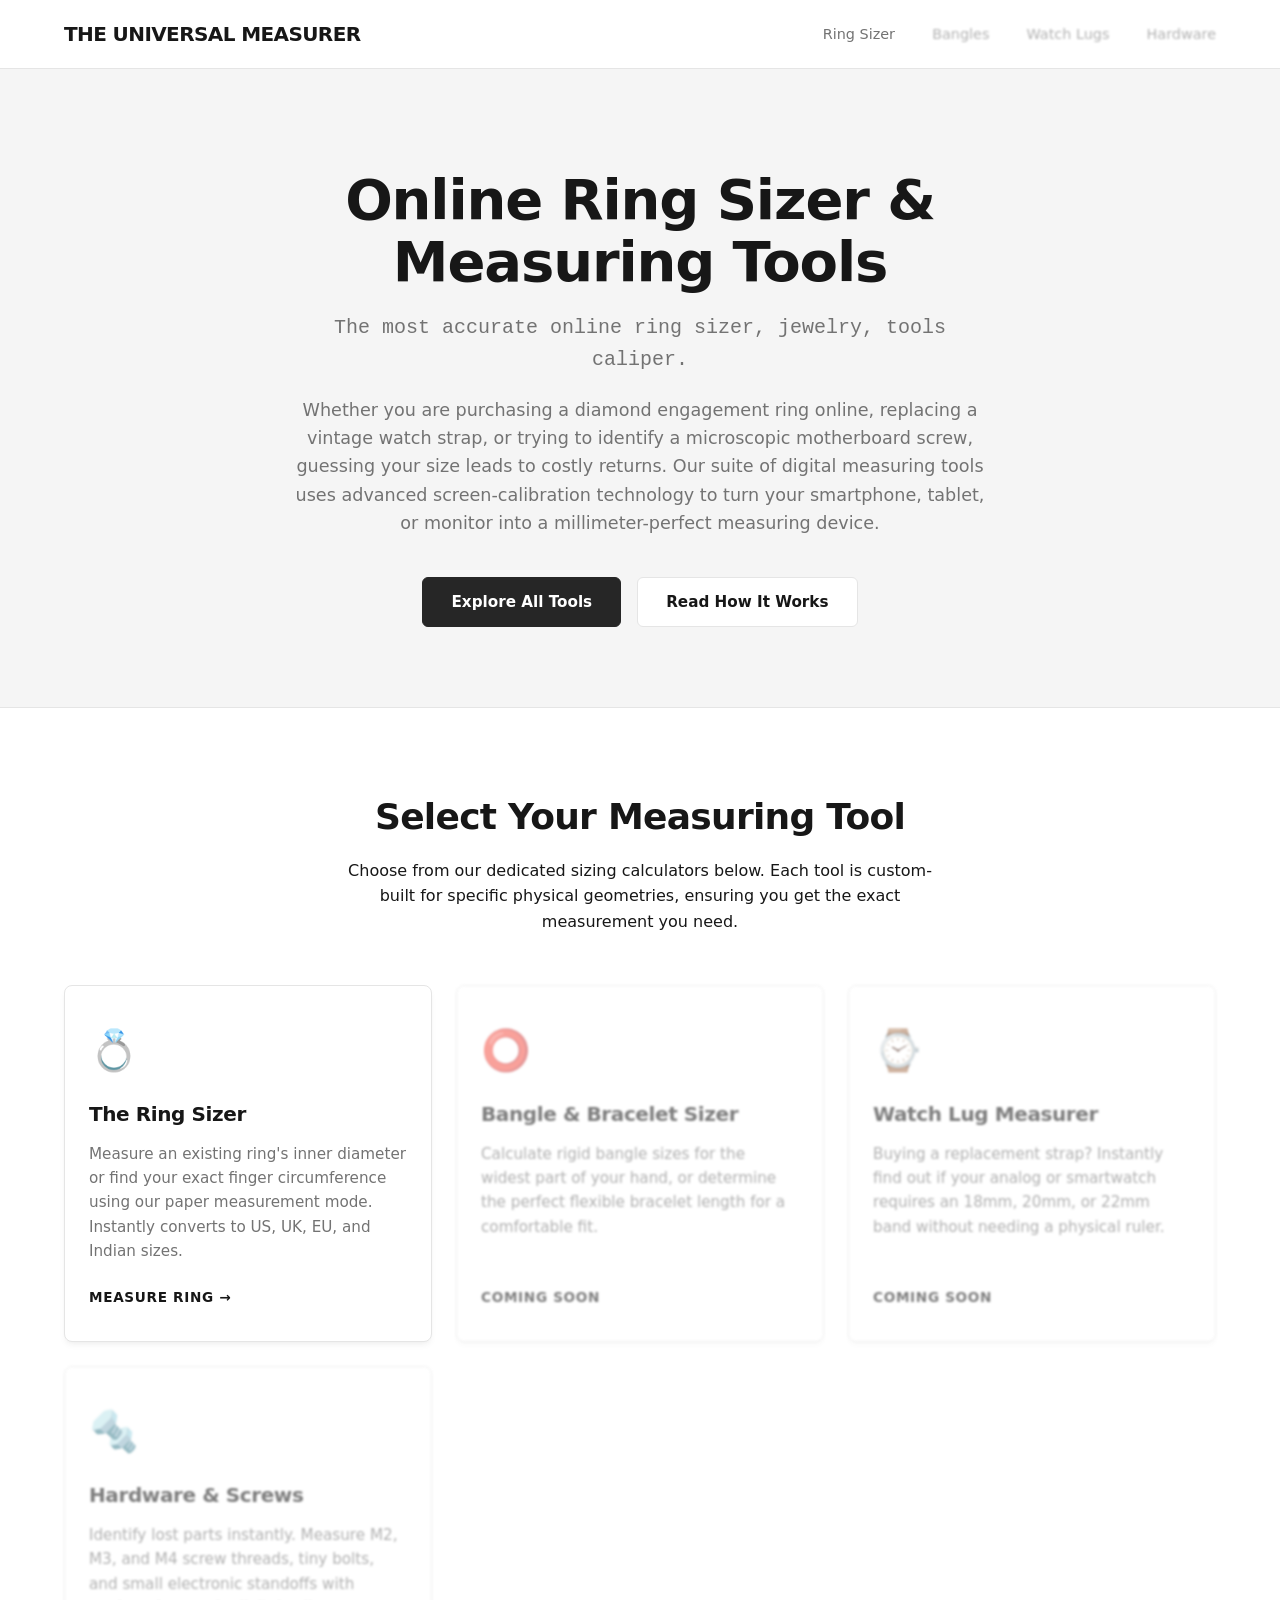
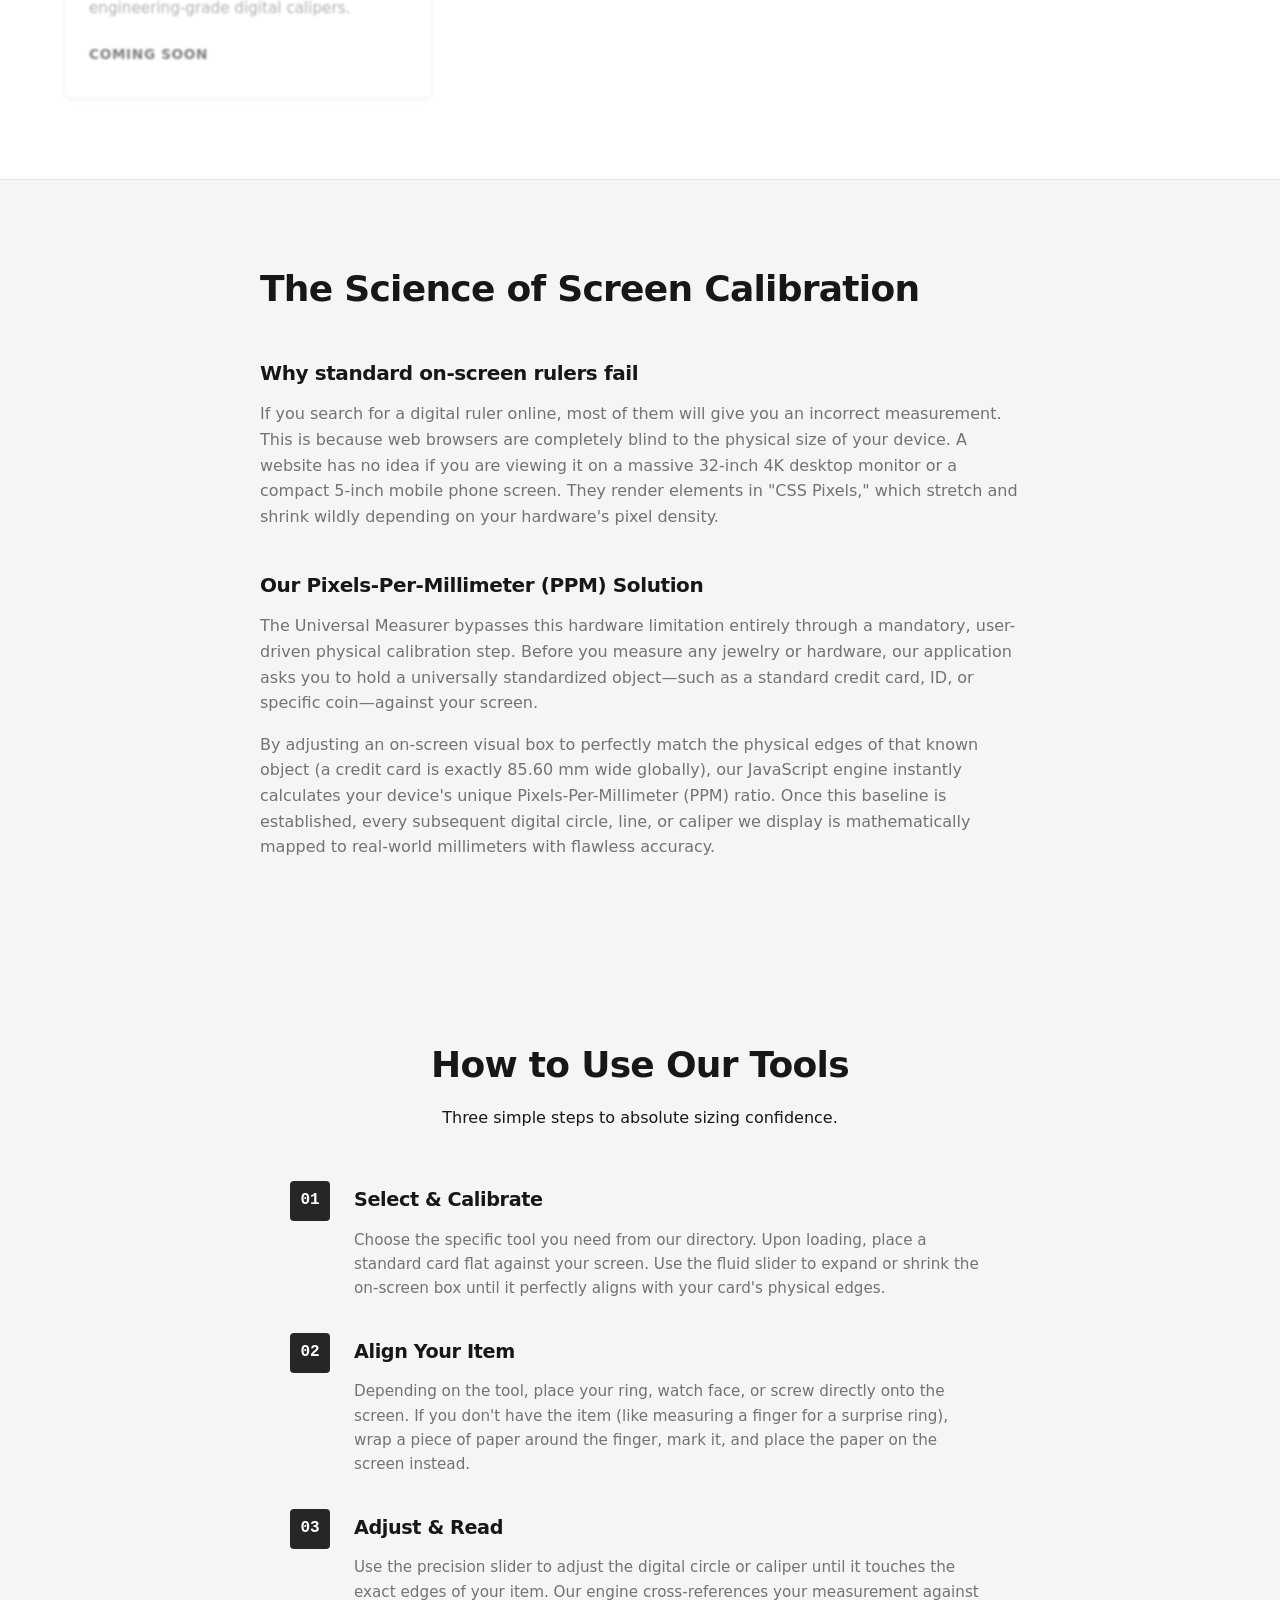
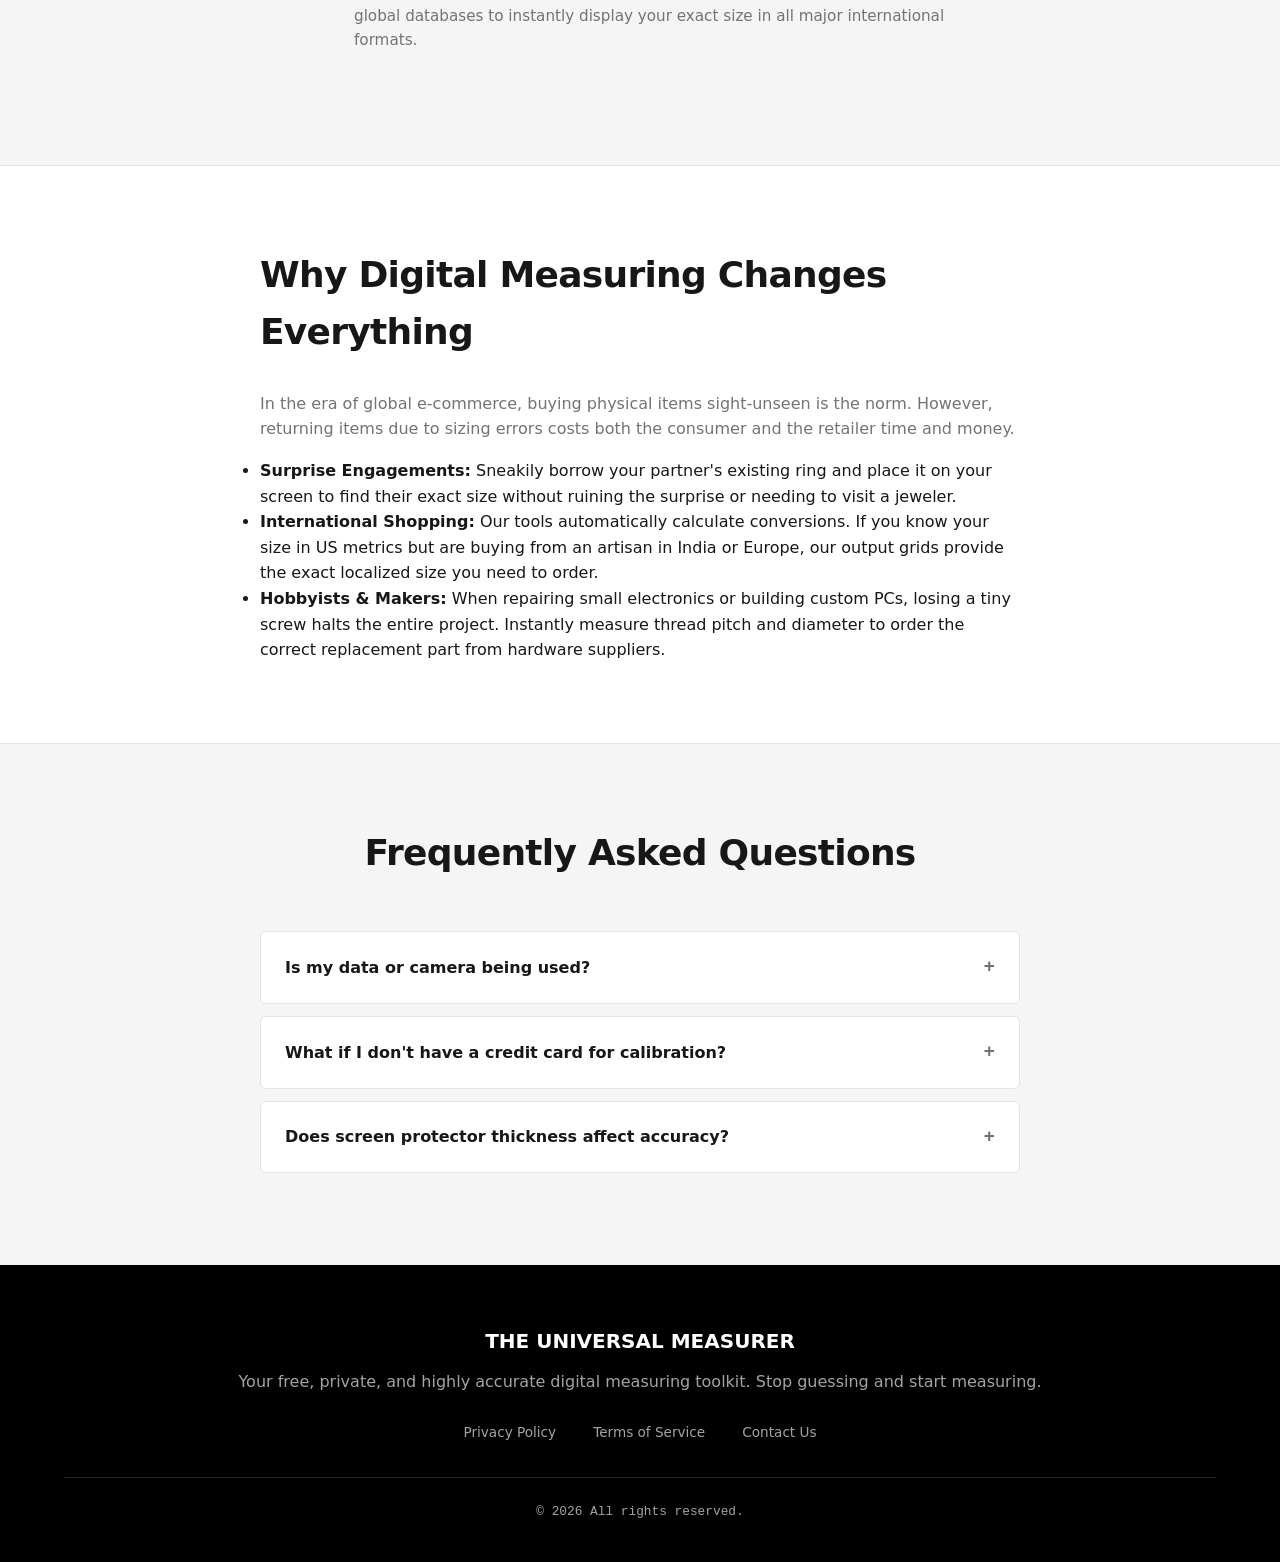
<file: index.html>
<!DOCTYPE html>
<html lang="en">
<head>
    <meta charset="UTF-8">
    <meta name="viewport" content="width=device-width, initial-scale=1.0, maximum-scale=1.0, user-scalable=no">
    <title>Universal Screen Measurer | Premium Digital/Online Sizing Tools</title>
    <meta name="description" content="Free, highly accurate digital/Online measuring tools for rings, bangles, watch straps, and hardware. Calibrated directly to your screen for millimeter precision.">
    <meta property="og:title" content="Universal Screen Measurer | Online Ring Sizer & Digital Caliper">
<meta property="og:description" content="Free, 1:1 accurate digital measuring tools for rings, jewelry, and hardware. Calibrated to your screen for millimeter precision.">
<meta property="og:url" content="https://universalsizer.vercel.app/">
<meta property="og:type" content="website">
<meta name="twitter:card" content="summary_large_image">
<meta name="google-site-verification" content="j8g1gyAwLxPKWtJJU5uK5AdWYMOhO9Yb1hxJ6S7sOaw" />
    <meta name="p:domain_verify" content="75c68846d2b2b079e164688b98f98857"/>
    <link rel="canonical" href="https://universalsizer.vercel.app/">
    
    <link rel="stylesheet" href="style.css">
    
    
    <script type="application/ld+json">
    {
      "@context": "https://schema.org",
      "@type": "WebApplication",
      "name": "Universal Screen Measurer",
      "url": "https://universalsizer.vercel.app/",
      "description": "Free, highly accurate Online measuring tools for rings, bangles, watch straps, and hardware. Calibrated directly to your screen for millimeter precision.",
      "applicationCategory": "UtilitiesApplication",
      "operatingSystem": "All"
    }
    </script>

    <script type="application/ld+json">
    {
      "@context": "https://schema.org",
      "@type": "FAQPage",
      "mainEntity": [{
        "@type": "Question",
        "name": "Is my data or camera being used?",
        "acceptedAnswer": {
          "@type": "Answer",
          "text": "Absolutely not. The Universal Measurer is a completely private, client-side web application. It does not require camera permissions, it does not take photos, and all mathematical calculations are performed locally inside your web browser. No sizing data is sent to our servers."
        }
      }, {
        "@type": "Question",
        "name": "What if I don't have a credit card for calibration?",
        "acceptedAnswer": {
          "@type": "Answer",
          "text": "Our tools are designed with fallback options. If you do not have a standard ID or credit card, you can calibrate the screen using standard global coins (like a US Quarter, 1 Euro Coin, or Indian Rupee) or even a universally sized AA battery."
        }
      }, {
        "@type": "Question",
        "name": "Does screen protector thickness affect accuracy?",
        "acceptedAnswer": {
          "@type": "Answer",
          "text": "Standard glass or film screen protectors have a negligible impact on the calibration math. As long as you view the screen directly from above (avoiding severe viewing angles that cause parallax distortion), the measurement will remain highly accurate."
        }
      }]
    }
    </script>
</head>

<body>

        <header class="site-header">
        <div class="logo">The Universal Measurer</div>
        <nav>
            <a href="ringsizer/index.html">Ring Sizer</a>
            <a href="#" class="coming-soon" >Bangles</a>
            <a href="#" class="coming-soon" >Watch Lugs</a>
            <a href="#" class="coming-soon" >Hardware</a>
        </nav>
    </header>


    <main>
        <section class="hero-section">
            <div class="hero-content">
                <h1>Online Ring Sizer & Measuring Tools</h1>
<p class="hero-subtitle">The most accurate online ring sizer, jewelry, tools caliper.</p>
  <p class="hero-description">Whether you are purchasing a diamond engagement ring online, replacing a vintage watch strap, or trying to identify a microscopic motherboard screw, guessing your size leads to costly returns. Our suite of digital measuring tools uses advanced screen-calibration technology to turn your smartphone, tablet, or monitor into a millimeter-perfect measuring device.</p>
                <div class="hero-buttons">
                    <a href="#directory" class="btn-primary">Explore All Tools</a>
                    <a href="#how-it-works" class="btn-secondary">Read How It Works</a>
                </div>
            </div>
        </section>

        <section id="directory" class="directory-section">
            <div class="section-header">
                <h2>Select Your Measuring Tool</h2>
                <p>Choose from our dedicated sizing calculators below. Each tool is custom-built for specific physical geometries, ensuring you get the exact measurement you need.</p>
            </div>
            
                        <div class="grid-container">
                <a href="ringsizer/index.html" class="tool-card">
                    <div class="card-icon">💍</div>
                    <h3>The Ring Sizer</h3>
                    <p>Measure an existing ring's inner diameter or find your exact finger circumference using our paper measurement mode. Instantly converts to US, UK, EU, and Indian sizes.</p>
                    <span class="card-cta">Measure Ring &rarr;</span>
                </a>

                <a href="#" class="tool-card coming-soon" >
                    <div class="card-icon">⭕</div>
                    <h3>Bangle & Bracelet Sizer</h3>
                    <p>Calculate rigid bangle sizes for the widest part of your hand, or determine the perfect flexible bracelet length for a comfortable fit.</p>
                    <span class="card-cta">Coming Soon</span>
                </a>

                <a href="#" class="tool-card coming-soon" >
                    <div class="card-icon">⌚</div>
                    <h3>Watch Lug Measurer</h3>
                    <p>Buying a replacement strap? Instantly find out if your analog or smartwatch requires an 18mm, 20mm, or 22mm band without needing a physical ruler.</p>
                    <span class="card-cta">Coming Soon</span>
                </a>

                <a href="#" class="tool-card coming-soon" >
                    <div class="card-icon">🔩</div>
                    <h3>Hardware & Screws</h3>
                    <p>Identify lost parts instantly. Measure M2, M3, and M4 screw threads, tiny bolts, and small electronic standoffs with engineering-grade digital calipers.</p>
                    <span class="card-cta">Coming Soon</span>
                </a>
            </div>

        </section>

        <section id="how-it-works" class="tech-explanation-section">
            <div class="text-container">
                <h2>The Science of Screen Calibration</h2>
                <h3>Why standard on-screen rulers fail</h3>
                <p>If you search for a digital ruler online, most of them will give you an incorrect measurement. This is because web browsers are completely blind to the physical size of your device. A website has no idea if you are viewing it on a massive 32-inch 4K desktop monitor or a compact 5-inch mobile phone screen. They render elements in "CSS Pixels," which stretch and shrink wildly depending on your hardware's pixel density.</p>
                
                <h3>Our Pixels-Per-Millimeter (PPM) Solution</h3>
                <p>The Universal Measurer bypasses this hardware limitation entirely through a mandatory, user-driven physical calibration step. Before you measure any jewelry or hardware, our application asks you to hold a universally standardized object—such as a standard credit card, ID, or specific coin—against your screen.</p>
                <p>By adjusting an on-screen visual box to perfectly match the physical edges of that known object (a credit card is exactly 85.60 mm wide globally), our JavaScript engine instantly calculates your device's unique Pixels-Per-Millimeter (PPM) ratio. Once this baseline is established, every subsequent digital circle, line, or caliper we display is mathematically mapped to real-world millimeters with flawless accuracy.</p>
            </div>
        </section>

        <section class="step-by-step-section">
            <div class="section-header">
                <h2>How to Use Our Tools</h2>
                <p>Three simple steps to absolute sizing confidence.</p>
            </div>
            
            <div class="timeline-container">
                <div class="timeline-step">
                    <div class="step-number">01</div>
                    <div class="step-content">
                        <h3>Select & Calibrate</h3>
                        <p>Choose the specific tool you need from our directory. Upon loading, place a standard card flat against your screen. Use the fluid slider to expand or shrink the on-screen box until it perfectly aligns with your card's physical edges.</p>
                    </div>
                </div>
                
                <div class="timeline-step">
                    <div class="step-number">02</div>
                    <div class="step-content">
                        <h3>Align Your Item</h3>
                        <p>Depending on the tool, place your ring, watch face, or screw directly onto the screen. If you don't have the item (like measuring a finger for a surprise ring), wrap a piece of paper around the finger, mark it, and place the paper on the screen instead.</p>
                    </div>
                </div>

                <div class="timeline-step">
                    <div class="step-number">03</div>
                    <div class="step-content">
                        <h3>Adjust & Read</h3>
                        <p>Use the precision slider to adjust the digital circle or caliper until it touches the exact edges of your item. Our engine cross-references your measurement against global databases to instantly display your exact size in all major international formats.</p>
                    </div>
                </div>
            </div>
        </section>

        <section class="use-cases-section">
            <div class="text-container">
                <h2>Why Digital Measuring Changes Everything</h2>
                <p>In the era of global e-commerce, buying physical items sight-unseen is the norm. However, returning items due to sizing errors costs both the consumer and the retailer time and money.</p>
                <ul>
                    <li><strong>Surprise Engagements:</strong> Sneakily borrow your partner's existing ring and place it on your screen to find their exact size without ruining the surprise or needing to visit a jeweler.</li>
                    <li><strong>International Shopping:</strong> Our tools automatically calculate conversions. If you know your size in US metrics but are buying from an artisan in India or Europe, our output grids provide the exact localized size you need to order.</li>
                    <li><strong>Hobbyists & Makers:</strong> When repairing small electronics or building custom PCs, losing a tiny screw halts the entire project. Instantly measure thread pitch and diameter to order the correct replacement part from hardware suppliers.</li>
                </ul>
            </div>
        </section>

        <section class="faq-section">
            <div class="section-header">
                <h2>Frequently Asked Questions</h2>
            </div>
            
            <div class="faq-accordion">
                <details class="faq-item">
                    <summary>Is my data or camera being used?</summary>
                    <div class="faq-content">
                        <p>Absolutely not. The Universal Measurer is a completely private, client-side web application. It does not require camera permissions, it does not take photos, and all mathematical calculations are performed locally inside your web browser. No sizing data is sent to our servers.</p>
                    </div>
                </details>

                <details class="faq-item">
                    <summary>What if I don't have a credit card for calibration?</summary>
                    <div class="faq-content">
                        <p>Our tools are designed with fallback options. If you do not have a standard ID or credit card, you can calibrate the screen using standard global coins (like a US Quarter, 1 Euro Coin, or Indian Rupee) or even a universally sized AA battery.</p>
                    </div>
                </details>

                <details class="faq-item">
                    <summary>Does screen protector thickness affect accuracy?</summary>
                    <div class="faq-content">
                        <p>Standard glass or film screen protectors have a negligible impact on the calibration math. As long as you view the screen directly from above (avoiding severe viewing angles that cause parallax distortion), the measurement will remain highly accurate.</p>
                    </div>
                </details>
            </div>
        </section>
    </main>

    <footer class="site-footer">
        <div class="footer-content">
            <div class="footer-brand">The Universal Measurer</div>
            <p>Your free, private, and highly accurate digital measuring toolkit. Stop guessing and start measuring.</p>
            <div class="footer-links">
                <a href="#">Privacy Policy</a>
                <a href="#">Terms of Service</a>
                <a href="#">Contact Us</a>
            </div>
            <p class="copyright">&copy; 2026 All rights reserved.</p>
        </div>
    </footer>

        <div id="custom-alert" class="modal-overlay hidden">
        <div class="modal-panel">
            <div class="modal-icon">⚙️</div>
            <h3 class="modal-title">In Development</h3>
            <p class="modal-message">This tool is currently being engineered for millimeter precision. It will be available in our next major update.</p>
            <button id="close-alert" class="btn-graphite">Understood</button>
        </div>
    </div>

    <script>
        document.addEventListener('DOMContentLoaded', () => {
            const modal = document.getElementById('custom-alert');
            const closeBtn = document.getElementById('close-alert');
            const comingSoonLinks = document.querySelectorAll('.coming-soon');

            // Attach the custom modal to all coming-soon links
            comingSoonLinks.forEach(link => {
                link.removeAttribute('onclick'); // Failsafe to remove old alerts
                link.addEventListener('click', (e) => {
                    e.preventDefault(); // Stop the # link from jumping to the top of the page
                    modal.classList.remove('hidden');
                });
            });

            // Close button logic
            closeBtn.addEventListener('click', () => {
                modal.classList.add('hidden');
            });

            // Close if user clicks the dark background outside the box
            modal.addEventListener('click', (e) => {
                if (e.target === modal) {
                    modal.classList.add('hidden');
                }
            });
        });
    </script>


</body>
</html>
</file>
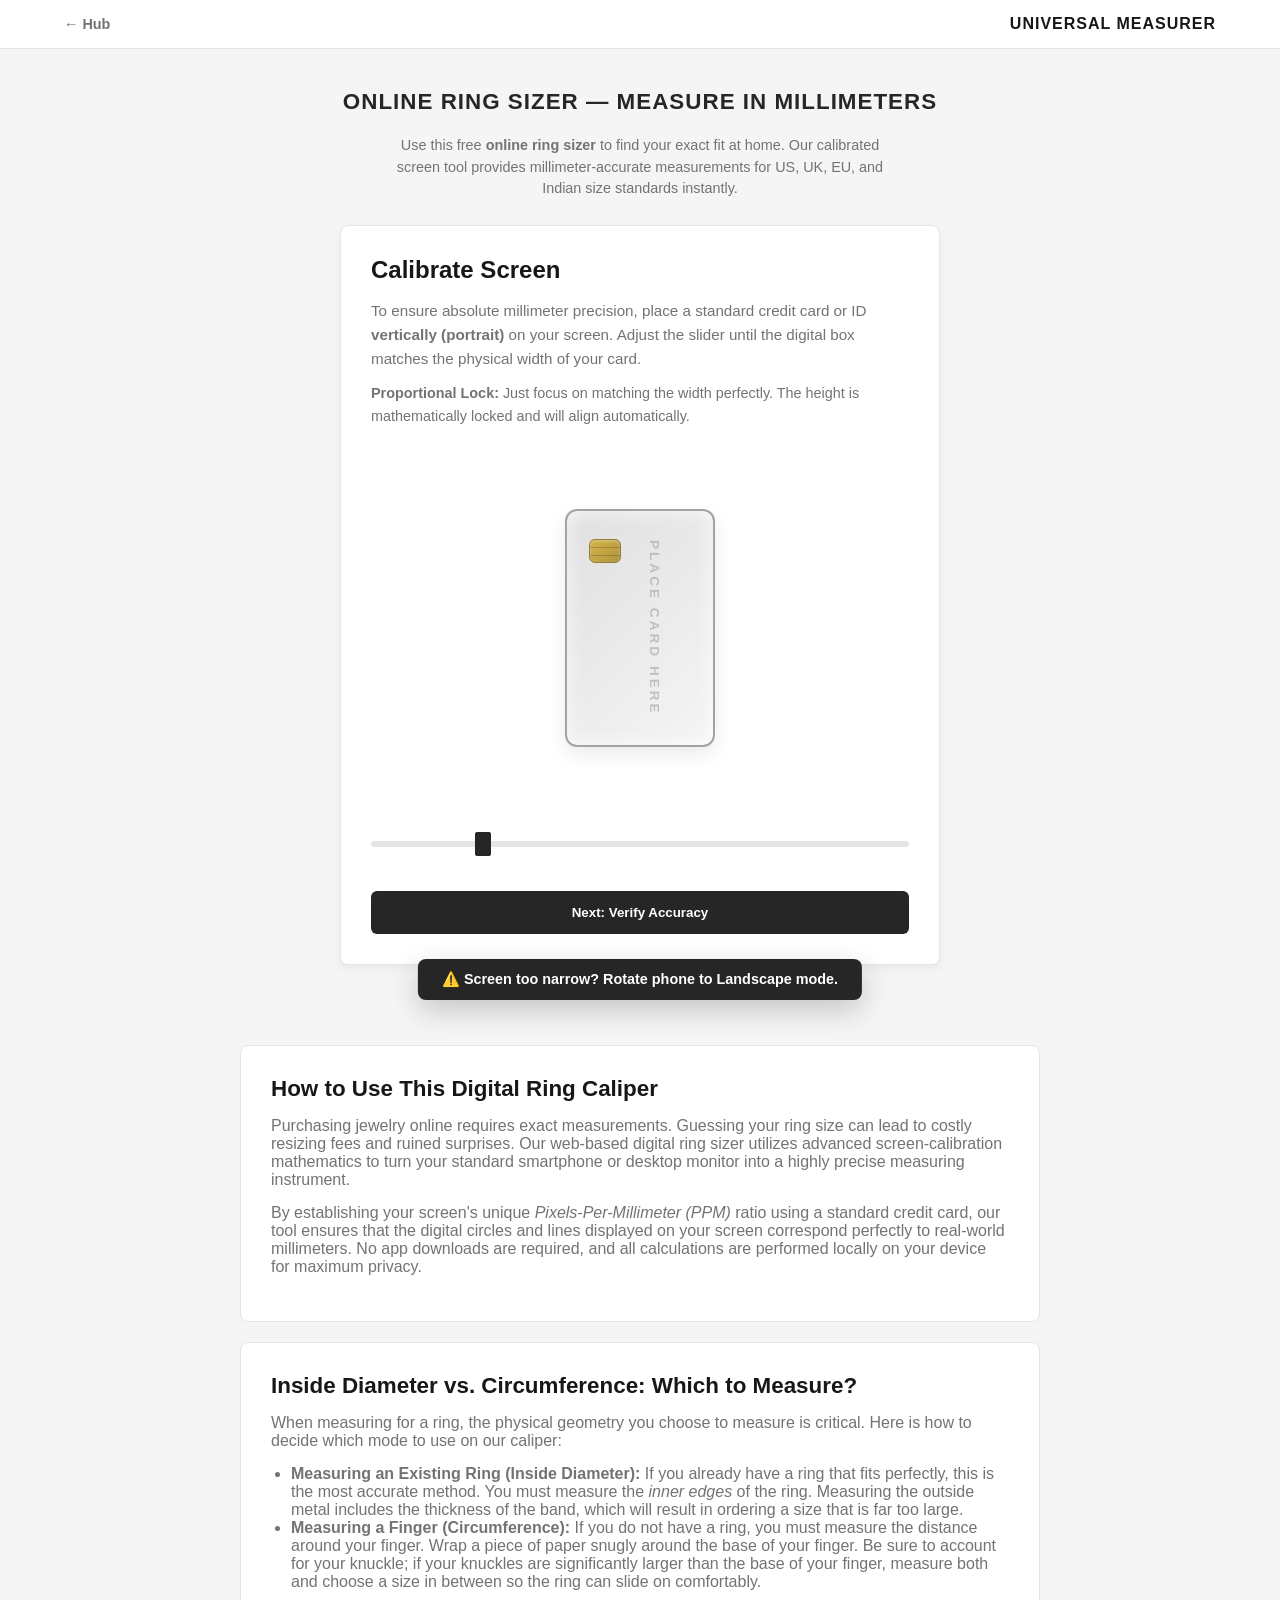
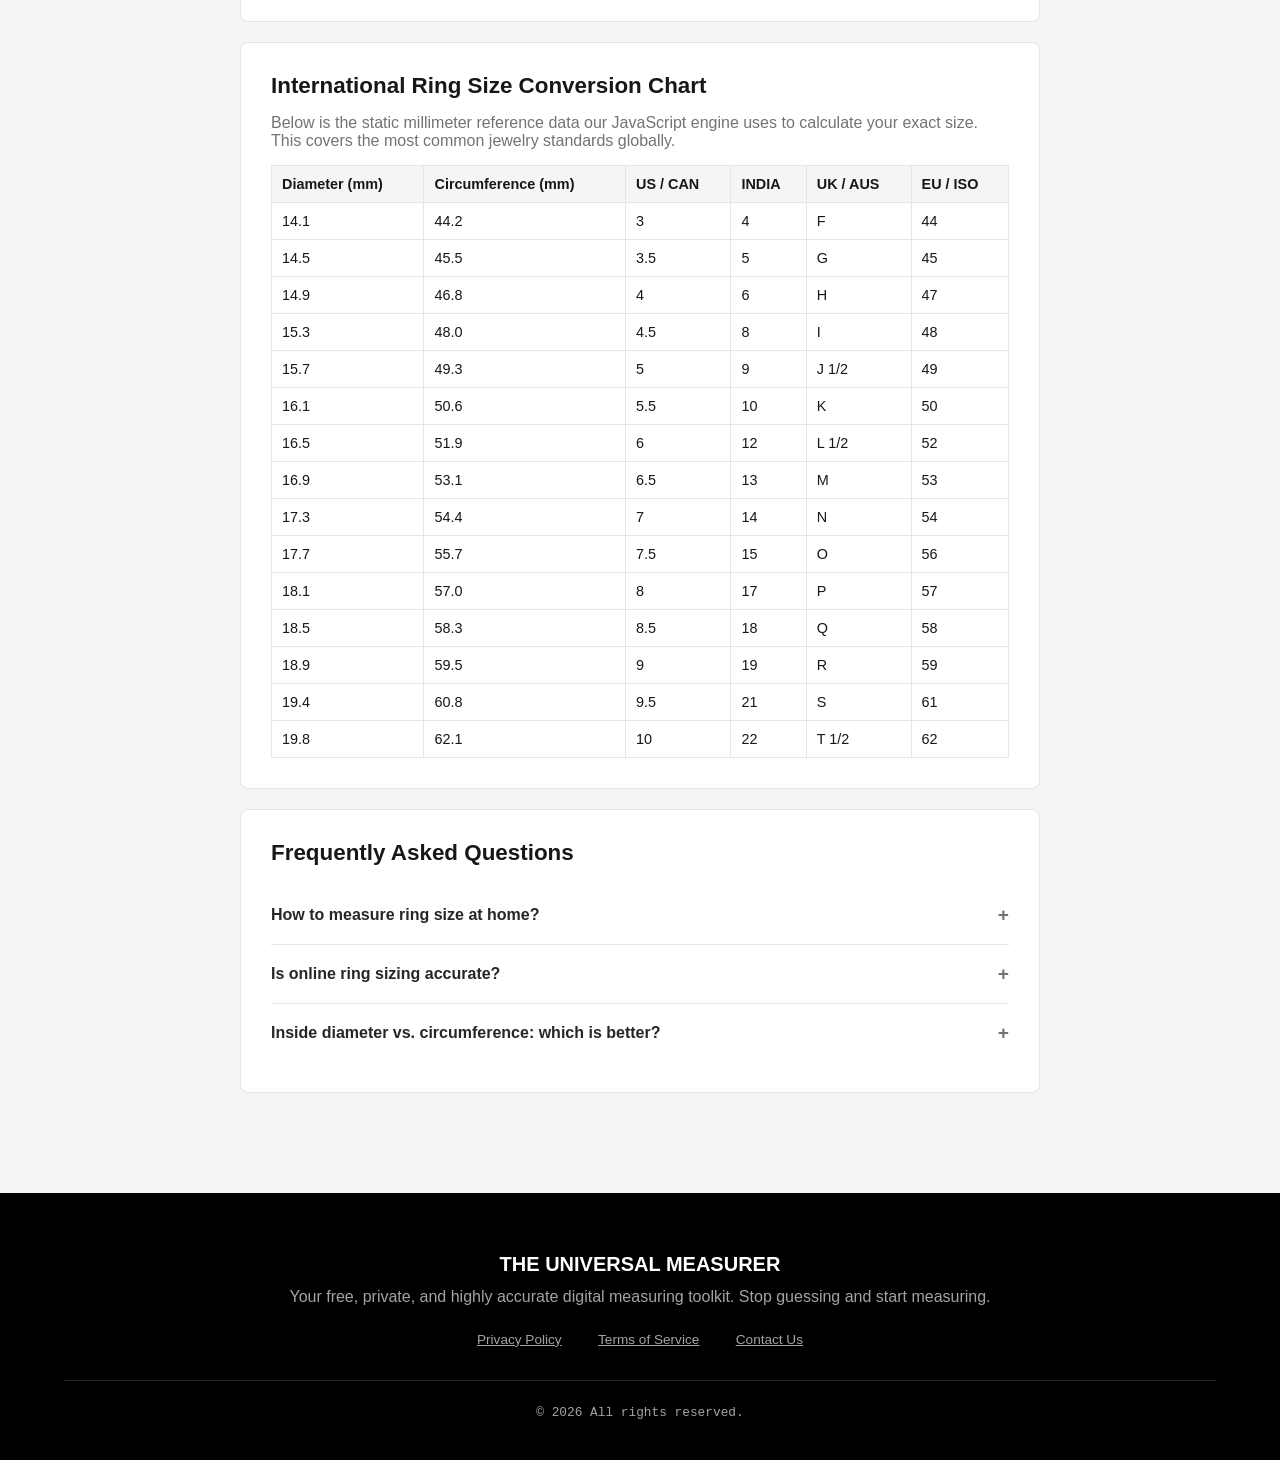
<file: ringsizer/index.html>
<!DOCTYPE html>
<html lang="en">
<head>
    <meta charset="UTF-8">
    <meta name="viewport" content="width=device-width, initial-scale=1.0, maximum-scale=1.0, user-scalable=no">
    <title>Digital Ring Sizer | Precision Screen Caliper Tool</title>
    <meta name="description" content="Use our precise digital ring sizer to measure your exact ring size or finger circumference directly on your screen. Supports US, UK, EU, and India sizes.">
    <meta name="google-site-verification" content="j8g1gyAwLxPKWtJJU5uK5AdWYMOhO9Yb1hxJ6S7sOaw" />
    <meta name="p:domain_verify" content="75c68846d2b2b079e164688b98f98857"/>
    <link rel="canonical" href="https://universalsizer.vercel.app/ringsizer/">

    <link rel="stylesheet" href="style.css">
      <script type="application/ld+json">
    [
      {
        "@context": "https://schema.org",
        "@type": "WebApplication",
        "name": "Digital Ring Sizer",
        "url": "https://universalsizer.vercel.app/ringsizer/",
        "description": "Professional-grade digital/Online ring sizer and conversion tool. Measure diameter and circumference with screen calibration.",
        "applicationCategory": "UtilitiesApplication",
        "operatingSystem": "All"
      },
      {
        "@context": "https://schema.org",
        "@type": "FAQPage",
        "mainEntity": [
          {
            "@type": "Question",
            "name": "How to measure ring size at home?",
            "acceptedAnswer": {
              "@type": "Answer",
              "text": "The most accurate way to measure at home is using a digital screen sizer. Calibrate your screen with a standard card to ensure 1:1 scale, then align an existing ring with the digital circle to find your inside diameter or use a paper strip to measure circumference."
            }
          },
          {
            "@type": "Question",
            "name": "Is online ring sizing accurate?",
            "acceptedAnswer": {
              "@type": "Answer",
              "text": "Yes, provided the screen is correctly calibrated. Our tool uses a physical reference (like a credit card) to calculate your screen's exact pixels-per-millimeter, ensuring digital measurements match real-world dimensions with high precision."
            }
          },
          {
            "@type": "Question",
            "name": "Inside diameter vs. circumference: which is better?",
            "acceptedAnswer": {
              "@type": "Answer",
              "text": "Inside diameter is generally more accurate if you have a ring that already fits well. Circumference (measuring the finger with paper) is a great alternative but requires a very tight wrap to avoid overestimating the size."
            }
          }
        ]
      }
    ]
    </script>
</head>
<body>

       <header class="tool-header">
        <a href="../index.html" class="back-btn">
            <span class="arrow">&larr;</span> Hub
        </a>
        <div class="logo">UNIVERSAL MEASURER</div>
        <button id="btn-recalibrate" class="recalibrate-btn hidden">⚙️ Recalibrate</button>
    </header>


   <main>
    <section class="app-interface">
        <div class="app-container">
            <h1 class="main-app-title">Online Ring Sizer — Measure in Millimeters</h1>
            <p class="app-intro-text">
    Use this free <strong>online ring sizer</strong> to find your exact fit at home. Our calibrated screen tool provides millimeter-accurate measurements for US, UK, EU, and Indian size standards instantly.
</p>

            <div id="step-calibration" class="tool-panel">
                <h2 class="panel-title"> Calibrate Screen</h2>

                    <p class="panel-instruction">To ensure absolute millimeter precision, place a standard credit card or ID <strong>vertically (portrait)</strong> on your screen. Adjust the slider until the digital box matches the physical width of your card.</p>
 <p class="panel-instruction" style="font-size: 0.9rem; margin-top: -15px;"><strong>Proportional Lock:</strong> Just focus on matching the width perfectly. The height is mathematically locked and will align automatically.</p>
   
                    <div class="calibration-zone">
                                                <div id="card-box" class="target-box vertical-card">
                            <div class="card-chip"></div>
                            <div class="card-text">PLACE CARD HERE</div>
                        </div>

                    </div>
                    
                    <div class="precision-slider-container">
                        <input type="range" id="calibrate-slider" class="precision-slider" min="100" max="600" step="0.1" value="200" aria-label="Calibrate screen scale">
                </div>
                    
                    <button id="btn-to-verification" class="btn-graphite">Next: Verify Accuracy</button>
                </div>
                                <div id="step-verification" class="tool-panel hidden">
                    <h2 class="panel-title">Verify Accuracy</h2>
                    <p class="panel-instruction">Grab a physical ruler. Check the line below—it should measure exactly <strong>20 mm (2 cm)</strong> long.</p>
                    
                    <div class="calibration-zone" style="margin: 40px 0;">
                        <div id="verification-line" style="height: 6px; background-color: var(--primary-graphite); border-radius: 3px;"></div>
                    </div>
                    
                    <div style="display: flex; gap: 15px; flex-direction: column;">
                        <button id="btn-confirm-match" class="btn-graphite">Yes, it matches perfectly</button>
                        <button id="btn-recalibrate-now" class="btn-outline">No, it's off (Recalibrate)</button>
                    </div>
                </div>


                <div id="step-measurement" class="tool-panel hidden">
                    <h2 class="panel-title"> Digital Caliper</h2>
                    
                    <div class="mode-toggles">
                        <button class="toggle-btn active" data-mode="ring">Measure a Ring</button>
                        <button class="toggle-btn" data-mode="paper">Measure Finger (Paper)</button>
                    </div>

                    <div id="mode-ring" class="measure-zone">
                        <p class="panel-instruction">Place your existing ring flat on the screen. Expand the circle until it perfectly aligns with the <strong>inner edge</strong> of your ring.</p>
                      <div class="pro-tip">
        <strong>Precision Tip:</strong> Close one eye and look <em>straight down</em> from directly above the ring. Looking at an angle through the phone's glass will distort the alignment.
    </div>
                        <div id="ring-circle" class="target-circle"></div>
                         <div class="precision-slider-container" style="position: relative; padding-bottom: 35px;">
        <input type="range" id="ring-slider" class="precision-slider" min="30" max="250" step="0.1" value="100" aria-label="Adjust ring diameter">
        
        <div id="human-range-bracket" class="range-bracket hidden">
            <div class="bracket-line"></div>
            <span class="bracket-text">TYPICAL ADULT RANGE</span>
        </div>
    </div>
</div>

                    <div id="mode-paper" class="measure-zone hidden">
                        <p class="panel-instruction">Wrap a strip of paper tightly around your finger, mark the overlap, and hold it to the screen. Match the digital line to your marks.</p>
                        <div id="paper-line" class="target-line"></div>
                        <div class="precision-slider-container">
                            <input type="range" id="paper-slider" class="precision-slider" min="100" max="400" step="0.1" value="150" aria-label="Adjust paper length">
                        </div>
                    </div>

                    <div class="digital-readout">
                        <div class="readout-header">
                            <span class="readout-label">RAW MEASUREMENT</span>
                            <span id="raw-measurement" class="readout-value mono-text">0.0 mm</span>
                        </div>
                        
                        <div class="readout-grid">
                            <div class="readout-item">
                                <span class="loc-label">US / CAN</span>
                                <span id="res-us" class="size-value mono-text">--</span>
                            </div>
                            <div class="readout-item">
                                <span class="loc-label">INDIA</span>
                                <span id="res-in" class="size-value mono-text">--</span>
                            </div>
                            <div class="readout-item">
                                <span class="loc-label">UK / AUS</span>
                                <span id="res-uk" class="size-value mono-text">--</span>
                            </div>
                            <div class="readout-item">
                                <span class="loc-label">EU / ISO</span>
                                <span id="res-eu" class="size-value mono-text">--</span>
                            </div>
                        </div>
                        
                        <button id="share-btn" class="btn-outline">Copy Sizing Data</button>
                    </div>
                </div>
            </div>
        </section>

        <section class="seo-content-section">
            <div class="content-wrapper">
                
                <article class="guide-article">
                    <h2>How to Use This Digital Ring Caliper</h2>
                    <p>Purchasing jewelry online requires exact measurements. Guessing your ring size can lead to costly resizing fees and ruined surprises. Our web-based digital ring sizer utilizes advanced screen-calibration mathematics to turn your standard smartphone or desktop monitor into a highly precise measuring instrument.</p>
                    <p>By establishing your screen's unique <em>Pixels-Per-Millimeter (PPM)</em> ratio using a standard credit card, our tool ensures that the digital circles and lines displayed on your screen correspond perfectly to real-world millimeters. No app downloads are required, and all calculations are performed locally on your device for maximum privacy.</p>
                </article>

                <article class="guide-article">
                    <h2>Inside Diameter vs. Circumference: Which to Measure?</h2>
                    <p>When measuring for a ring, the physical geometry you choose to measure is critical. Here is how to decide which mode to use on our caliper:</p>
                    <ul>
                        <li><strong>Measuring an Existing Ring (Inside Diameter):</strong> If you already have a ring that fits perfectly, this is the most accurate method. You must measure the <em>inner edges</em> of the ring. Measuring the outside metal includes the thickness of the band, which will result in ordering a size that is far too large.</li>
                        <li><strong>Measuring a Finger (Circumference):</strong> If you do not have a ring, you must measure the distance around your finger. Wrap a piece of paper snugly around the base of your finger. Be sure to account for your knuckle; if your knuckles are significantly larger than the base of your finger, measure both and choose a size in between so the ring can slide on comfortably.</li>
                    </ul>
                </article>

                <article class="guide-article table-article">
                    <h2>International Ring Size Conversion Chart</h2>
                    <p>Below is the static millimeter reference data our JavaScript engine uses to calculate your exact size. This covers the most common jewelry standards globally.</p>
                    
                    <div class="table-responsive">
                        <table class="data-table">
                            <thead>
                                <tr>
                                    <th>Diameter (mm)</th>
                                    <th>Circumference (mm)</th>
                                    <th>US / CAN</th>
                                    <th>INDIA</th>
                                    <th>UK / AUS</th>
                                    <th>EU / ISO</th>
                                </tr>
                            </thead>
                            <tbody>
                                <tr><td>14.1</td><td>44.2</td><td>3</td><td>4</td><td>F</td><td>44</td></tr>
                                <tr><td>14.5</td><td>45.5</td><td>3.5</td><td>5</td><td>G</td><td>45</td></tr>
                                <tr><td>14.9</td><td>46.8</td><td>4</td><td>6</td><td>H</td><td>47</td></tr>
                                <tr><td>15.3</td><td>48.0</td><td>4.5</td><td>8</td><td>I</td><td>48</td></tr>
                                <tr><td>15.7</td><td>49.3</td><td>5</td><td>9</td><td>J 1/2</td><td>49</td></tr>
                                <tr><td>16.1</td><td>50.6</td><td>5.5</td><td>10</td><td>K</td><td>50</td></tr>
                                <tr><td>16.5</td><td>51.9</td><td>6</td><td>12</td><td>L 1/2</td><td>52</td></tr>
                                <tr><td>16.9</td><td>53.1</td><td>6.5</td><td>13</td><td>M</td><td>53</td></tr>
                                <tr><td>17.3</td><td>54.4</td><td>7</td><td>14</td><td>N</td><td>54</td></tr>
                                <tr><td>17.7</td><td>55.7</td><td>7.5</td><td>15</td><td>O</td><td>56</td></tr>
                                <tr><td>18.1</td><td>57.0</td><td>8</td><td>17</td><td>P</td><td>57</td></tr>
                                <tr><td>18.5</td><td>58.3</td><td>8.5</td><td>18</td><td>Q</td><td>58</td></tr>
                                <tr><td>18.9</td><td>59.5</td><td>9</td><td>19</td><td>R</td><td>59</td></tr>
                                <tr><td>19.4</td><td>60.8</td><td>9.5</td><td>21</td><td>S</td><td>61</td></tr>
                                <tr><td>19.8</td><td>62.1</td><td>10</td><td>22</td><td>T 1/2</td><td>62</td></tr>
                            </tbody>
                        </table>
                    </div>
                </article>
<article class="guide-article">
    <h2>Frequently Asked Questions</h2>
    <div class="faq-accordion">
        
        <div class="faq-item">
            <details>
                <summary>How to measure ring size at home?</summary>
                <div class="faq-content">
                    <p>The most accurate way to measure at home is using a digital screen sizer. Calibrate your screen with a standard card to ensure 1:1 scale, then align an existing ring with the digital circle to find your inside diameter or use a paper strip to measure circumference.</p>
                </div>
            </details>
        </div>

        <div class="faq-item">
            <details>
                <summary>Is online ring sizing accurate?</summary>
                <div class="faq-content">
                    <p>Yes, provided the screen is correctly calibrated. Our tool uses a physical reference (like a credit card) to calculate your screen's exact pixels-per-millimeter, ensuring digital measurements match real-world dimensions with high precision.</p>
                </div>
            </details>
        </div>

        <div class="faq-item">
            <details>
                <summary>Inside diameter vs. circumference: which is better?</summary>
                <div class="faq-content">
                    <p>Inside diameter is generally more accurate if you have a ring that already fits well. Circumference (measuring the finger with paper) is a great alternative but requires a very tight wrap to avoid overestimating the size.</p>
                </div>
            </details>
        </div>

    </div>
</article>

            </div>
        </section>
    </main>
     <footer class="site-footer">
        <div class="footer-content">
            <div class="footer-brand">The Universal Measurer</div>
            <p>Your free, private, and highly accurate digital measuring toolkit. Stop guessing and start measuring.</p>
            <div class="footer-links">
                <a href="#">Privacy Policy</a>
                <a href="#">Terms of Service</a>
                <a href="#">Contact Us</a>
            </div>
            <p class="copyright">&copy; 2026 All rights reserved.</p>
        </div>
    </footer>
    <div id="landscape-toast" class="toast-notification">
        ⚠️ Screen too narrow? Rotate phone to Landscape mode.
    </div>

    <script src="script.js"></script>

    <script src="script.js"></script>
  <script>
// Prevent pinch-zoom on iOS Safari
document.addEventListener('touchstart', function (event) {
    if (event.touches.length > 1) {
        event.preventDefault();
    }
}, { passive: false });

// Prevent double-tap to zoom on iOS Safari
let lastTouchEnd = 0;
document.addEventListener('touchend', function (event) {
    const now = (new Date()).getTime();
    if (now - lastTouchEnd <= 300) {
        event.preventDefault();
    }
    lastTouchEnd = now;
}, false);
</script>

</body>
</html>
</file>
<file: style.css>
/* ==========================================================================
   GLOBAL VARIABLES & RESET (PRECISION ENGINEERING THEME)
   ========================================================================== */
:root {
    /* Color Palette - Strict Neutral Graphite & White */
    --bg-main: #f5f5f5; /* Very light technical gray */
    --bg-panel: #ffffff; /* Pure white for measurement cards */
    --text-main: #171717; /* Near black */
    --text-muted: #737373; /* Neutral gray */
    
    /* The core action color is a deep, industrial graphite */
    --primary-graphite: #262626; 
    --primary-hover: #000000;
    
    /* A subtle emerald green for the "success" or active measuring states */
    --accent-measure: #10b981; 
    
    /* Precision styling */
    --shadow-ui: 0 4px 6px -1px rgba(0, 0, 0, 0.05), 0 2px 4px -2px rgba(0, 0, 0, 0.03);
    --shadow-hover: 0 10px 15px -3px rgba(0, 0, 0, 0.08);
    --border-ui: #e5e5e5;

    /* Typography */
    --font-ui: 'Inter', system-ui, -apple-system, sans-serif;
    --font-mono: 'Roboto Mono', 'Courier New', monospace; /* For numbers & measurements */
}

* {
    margin: 0;
    padding: 0;
    box-sizing: border-box;
}

html {
    scroll-behavior: smooth;
}

body {
    font-family: var(--font-ui);
    background-color: var(--bg-main);
    color: var(--text-main);
    line-height: 1.6;
    -webkit-font-smoothing: antialiased;
}

/* All headings are now geometric sans-serif */
h1, h2, h3 {
    font-weight: 700;
    letter-spacing: -0.02em; /* Tighter letter spacing for a modern tech feel */
    margin-bottom: 12px;
}

a {
    text-decoration: none;
    color: inherit;
    transition: all 0.2s ease;
}

/* ==========================================================================
   HEADER & NAVIGATION
   ========================================================================== */
.site-header {
    background-color: var(--bg-panel);
    position: sticky;
    top: 0;
    z-index: 100;
    display: flex;
    justify-content: space-between;
    align-items: center;
    padding: 18px 5%;
    border-bottom: 1px solid var(--border-ui);
}

.logo {
    font-size: 1.25rem;
    font-weight: 800;
    letter-spacing: -0.03em;
    color: var(--text-main);
    text-transform: uppercase; /* Industrial feel */
}

nav a {
    margin-left: 32px;
    font-size: 0.9rem;
    font-weight: 500;
    color: var(--text-muted);
}

nav a:hover {
    color: var(--text-main);
}

/* ==========================================================================
   HERO SECTION
   ========================================================================== */
.hero-section {
    padding: 100px 5% 80px;
    text-align: center;
    background-color: var(--bg-main);
}

.hero-content {
    max-width: 700px; /* Tighter max width for technical reading */
    margin: 0 auto;
}

.hero-content h1 {
    font-size: 3.5rem;
    color: var(--text-main);
    line-height: 1.1;
}

.hero-subtitle {
    font-size: 1.25rem;
    color: var(--text-muted);
    font-family: var(--font-mono); /* Use code font for the subhead */
    margin: 20px 0;
}

.hero-description {
    font-size: 1.1rem;
    color: var(--text-muted);
    margin-bottom: 40px;
}

/* BUTTONS - Switched from soft pills to precise rounded rectangles */
.hero-buttons {
    display: flex;
    justify-content: center;
    gap: 16px;
}

.btn-primary, .btn-secondary {
    padding: 12px 28px;
    border-radius: 6px; /* Technical, clean radius */
    font-weight: 600;
    font-size: 0.95rem;
    cursor: pointer;
}

.btn-primary {
    background-color: var(--primary-graphite);
    color: var(--bg-panel);
    border: 1px solid var(--primary-graphite);
}

.btn-primary:hover {
    background-color: var(--primary-hover);
    transform: translateY(-1px);
}

.btn-secondary {
    background-color: var(--bg-panel);
    color: var(--text-main);
    border: 1px solid var(--border-ui);
}

.btn-secondary:hover {
    border-color: var(--text-main);
}

/* ==========================================================================
   DIRECTORY GRID (THE TOOLS)
   ========================================================================== */
.directory-section {
    padding: 80px 5%;
    background-color: var(--bg-panel);
    border-top: 1px solid var(--border-ui);
    border-bottom: 1px solid var(--border-ui);
}

.section-header {
    text-align: center;
    max-width: 600px;
    margin: 0 auto 50px;
}

.section-header h2 {
    font-size: 2.25rem;
}

.grid-container {
    display: grid;
    grid-template-columns: repeat(auto-fit, minmax(280px, 1fr));
    gap: 24px;
    max-width: 1200px;
    margin: 0 auto;
}

.tool-card {
    background-color: var(--bg-panel);
    border: 1px solid var(--border-ui);
    border-radius: 8px; /* Sharper corners */
    padding: 32px 24px;
    text-align: left;
    display: flex;
    flex-direction: column;
    box-shadow: var(--shadow-ui);
}

.tool-card:hover {
    border-color: var(--text-muted);
    box-shadow: var(--shadow-hover);
}

.card-icon {
    font-size: 2.5rem;
    margin-bottom: 16px;
    opacity: 0.9;
}

.tool-card h3 {
    font-size: 1.25rem;
    color: var(--text-main);
}

.tool-card p {
    color: var(--text-muted);
    font-size: 0.95rem;
    margin-bottom: 24px;
    flex-grow: 1;
}

.card-cta {
    color: var(--text-main);
    font-weight: 700;
    font-size: 0.85rem;
    text-transform: uppercase;
    letter-spacing: 0.05em;
    display: inline-flex;
    align-items: center;
}

.tool-card:hover .card-cta {
    color: var(--accent-measure); /* Flashes technical green on hover */
}

/* ==========================================================================
   CONTENT SECTIONS & TIMELINE
   ========================================================================== */
.tech-explanation-section, .use-cases-section, .faq-section {
    padding: 80px 5%;
    background-color: var(--bg-main);
}

.use-cases-section {
    background-color: var(--bg-panel);
    border-top: 1px solid var(--border-ui);
    border-bottom: 1px solid var(--border-ui);
}

.text-container {
    max-width: 760px;
    margin: 0 auto;
}

.text-container h2 {
    font-size: 2.25rem;
    margin-bottom: 30px;
}

.text-container h3 {
    font-size: 1.25rem;
    color: var(--text-main);
    margin-top: 40px;
}

.text-container p {
    margin-bottom: 16px;
    color: var(--text-muted);
}

.step-by-step-section {
    padding: 80px 5%;
    background-color: var(--bg-main);
}

.timeline-container {
    max-width: 700px;
    margin: 0 auto;
}

.timeline-step {
    display: flex;
    margin-bottom: 32px;
}

.step-number {
    width: 40px;
    height: 40px;
    border-radius: 4px; /* Square technical badge */
    background-color: var(--primary-graphite);
    color: var(--bg-panel);
    display: flex;
    justify-content: center;
    align-items: center;
    font-family: var(--font-mono);
    font-weight: 700;
    font-size: 1rem;
    flex-shrink: 0;
    margin-right: 24px;
}

.step-content h3 {
    font-size: 1.2rem;
    margin-top: 4px;
}

.step-content p {
    color: var(--text-muted);
    font-size: 0.95rem;
}

/* ==========================================================================
   FAQ ACCORDION
   ========================================================================== */
.faq-accordion {
    max-width: 760px;
    margin: 0 auto;
}

.faq-item {
    background-color: var(--bg-panel);
    border: 1px solid var(--border-ui);
    border-radius: 6px;
    margin-bottom: 12px;
}

details > summary { list-style: none; }
details > summary::-webkit-details-marker { display: none; }

summary {
    padding: 20px 24px;
    font-weight: 600;
    font-size: 1rem;
    cursor: pointer;
    color: var(--text-main);
    display: flex;
    justify-content: space-between;
    align-items: center;
}

summary::after {
    content: '+';
    font-size: 1.2rem;
    font-family: var(--font-mono);
    color: var(--text-muted);
}

details[open] summary::after { content: '-'; }

.faq-content {
    padding: 0 24px 20px 24px;
    color: var(--text-muted);
    font-size: 0.95rem;
}

/* ==========================================================================
   FOOTER
   ========================================================================== */
.site-footer {
    background-color: #000000;
    color: #a3a3a3;
    text-align: center;
    padding: 60px 5% 40px;
}

.footer-brand {
    font-weight: 800;
    font-size: 1.25rem;
    text-transform: uppercase;
    color: #ffffff;
    margin-bottom: 12px;
}

.footer-links {
    margin: 24px 0;
}

.footer-links a {
    color: #a3a3a3;
    margin: 0 16px;
    font-size: 0.85rem;
}

.footer-links a:hover {
    color: #ffffff;
}

.copyright {
    font-size: 0.8rem;
    font-family: var(--font-mono);
    margin-top: 32px;
    border-top: 1px solid #262626;
    padding-top: 24px;
}
/* ==========================================================================
   COMING SOON STATE (BLURRED & DISABLED)
   ========================================================================== */
.coming-soon {
    opacity: 0.55;
    filter: blur(0.8px);
    cursor: not-allowed !important;
}

/* Prevent hover color changes in the top navigation */
nav a.coming-soon:hover {
    color: var(--text-muted);
}

/* Prevent cards from lifting up or changing border colors on hover */
.tool-card.coming-soon:hover {
    border-color: var(--border-ui);
    box-shadow: var(--shadow-ui);
    transform: none;
}

/* Prevent the green text flash on the CTA */
.tool-card.coming-soon:hover .card-cta {
    color: var(--text-main);
}
/* ==========================================================================
   FIXED ZOOM LOCK (SCROLLABLE)
   ========================================================================== */

html, body {
    /* Prevents the browser from resizing text when rotating the phone */
    -webkit-text-size-adjust: 100%;
    /* 'manipulation' allows scrolling and tapping, but disables pinch-zoom */
    touch-action: manipulation; 
}

/* Ensure the app container stays scrollable but doesn't zoom */
.app-container, .tool-panel {
    touch-action: manipulation;
}

/* If you have specific sliders, we want to make sure they don't 
   accidentally trigger a zoom if tapped quickly */
input[type="range"] {
    touch-action: none; /* Sliders only move left/right, no need for page gestures here */
}

/* ==========================================================================
   CUSTOM MODAL ALERT (UI OVERRIDE)
   ========================================================================== */
.modal-overlay {
    position: fixed;
    top: 0; left: 0; right: 0; bottom: 0;
    background: rgba(0, 0, 0, 0.5);
    backdrop-filter: blur(4px); /* Premium glass blur effect */
    display: flex;
    justify-content: center;
    align-items: center;
    z-index: 9999;
    opacity: 1;
    transition: opacity 0.2s ease-out;
}

/* Hidden state for smooth fading */
.modal-overlay.hidden {
    opacity: 0;
    pointer-events: none;
}

.modal-panel {
    background: var(--bg-panel);
    padding: 40px;
    border-radius: 12px;
    max-width: 400px;
    width: 90%;
    text-align: center;
    box-shadow: 0 20px 40px rgba(0,0,0,0.15);
    border: 1px solid var(--border-ui);
    transform: translateY(0);
    transition: transform 0.2s ease-out;
}

/* Slide up effect when appearing */
.modal-overlay.hidden .modal-panel {
    transform: translateY(20px);
}

.modal-icon {
    font-size: 2.5rem;
    margin-bottom: 15px;
}

.modal-title {
    color: var(--primary-graphite);
    font-size: 1.4rem;
    font-weight: 800;
    margin-bottom: 10px;
    letter-spacing: -0.02em;
}

.modal-message {
    color: var(--text-muted);
    font-size: 0.95rem;
    margin-bottom: 30px;
    line-height: 1.6;
}
/* Modal Button Styling */
.btn-graphite {
    width: 100%;
    padding: 14px 24px;
    background-color: var(--primary-graphite);
    color: #ffffff;
    border: none;
    border-radius: 6px;
    font-size: 0.95rem;
    font-weight: 700;
    cursor: pointer;
    transition: background-color 0.2s ease, transform 0.1s ease;
}

.btn-graphite:hover {
    background-color: var(--primary-hover);
    transform: translateY(-1px);
}

.btn-graphite:active {
    transform: translateY(0);
}


/* ==========================================================================
   RESPONSIVE DESIGN
   ========================================================================== */
@media (max-width: 768px) {
    .site-header {
        flex-direction: column;
        padding: 16px 5%;
    }
    nav { margin-top: 16px; }
    nav a { margin: 0 12px; }
    .hero-content h1 { font-size: 2.5rem; }
    .hero-buttons { flex-direction: column; }
    .btn-primary, .btn-secondary { width: 100%; }
}
</file>
<file: ringsizer/style.css>
/* ==========================================================================
   RING SIZER - PRECISION THEME CSS
   ========================================================================== */
:root {
    --bg-main: #f5f5f5;
    --bg-panel: #ffffff;
    --text-main: #171717;
    --text-muted: #737373;
    --primary-graphite: #262626;
    --border-ui: #e5e5e5;
    --font-ui: 'Inter', -apple-system, sans-serif;
    --font-mono: 'Roboto Mono', 'Courier New', monospace;
}

* { margin: 0; padding: 0; box-sizing: border-box; }
body { font-family: var(--font-ui); background-color: var(--bg-main); color: var(--text-main); }
.hidden { display: none !important; }

/* HEADER */
.tool-header {
    background: var(--bg-panel);
    display: flex;
    justify-content: space-between;
    align-items: center;
    padding: 15px 5%;
    border-bottom: 1px solid var(--border-ui);
    position: sticky; top: 0; z-index: 100;
}
.back-btn { color: var(--text-muted); text-decoration: none; font-weight: 600; font-size: 0.9rem; }
.logo { font-weight: 800; font-size: 1rem; letter-spacing: 1px; }
.recalibrate-btn { background: none; border: none; color: var(--text-muted); cursor: pointer; font-weight: 600; font-size: 0.85rem; }

.main-app-title {
    font-size: 1.4rem; /* Smaller, professional size */
    font-weight: 900;
    color: var(--primary-graphite);
    text-transform: uppercase;
    letter-spacing: 1px;
    margin-bottom: 20px;
    text-align: center;
}

/* ==========================================================================
   FOOTER
   ========================================================================== */
.site-footer {
    background-color: #000000;
    color: #a3a3a3;
    text-align: center;
    padding: 60px 5% 40px;
}

.footer-brand {
    font-weight: 800;
    font-size: 1.25rem;
    text-transform: uppercase;
    color: #ffffff;
    margin-bottom: 12px;
}

.footer-links {
    margin: 24px 0;
}

.footer-links a {
    color: #a3a3a3;
    margin: 0 16px;
    font-size: 0.85rem;
}

.footer-links a:hover {
    color: #ffffff;
}

.copyright {
    font-size: 0.8rem;
    font-family: var(--font-mono);
    margin-top: 32px;
    border-top: 1px solid #262626;
    padding-top: 24px;
}

/* PANELS */
.app-interface { padding: 40px 5%; }
.app-container { max-width: 600px; margin: 0 auto; }
.tool-panel { background: var(--bg-panel); padding: 30px; border-radius: 8px; border: 1px solid var(--border-ui); box-shadow: 0 4px 10px rgba(0,0,0,0.05); }
.panel-title { font-size: 1.5rem; margin-bottom: 15px; font-weight: 700; }
.panel-instruction { color: var(--text-muted); font-size: 0.95rem; margin-bottom: 25px; line-height: 1.6; }

/* CALIBRATION ZONE (Strict Portrait Lock) */
.calibration-zone { 
    display: flex; 
    justify-content: center; 
    align-items: center;
    margin-bottom: 30px; 
    min-height: 350px; /* Gives the card room to grow */
}

/* The mathematically locked vertical card */
.vertical-card { 
    width: 150px; /* Base width, controlled by slider */
    aspect-ratio: 53.98 / 85.6; /* PERFECT PHYSICAL RATIO */
    background: linear-gradient(135deg, #e0e0e0 0%, #f5f5f5 100%);
    border: 2px solid #a3a3a3; 
    border-radius: 12px; 
    position: relative;
    transition: width 0.05s ease-out; 
    box-shadow: inset 0 0 20px rgba(255,255,255,0.8), 0 8px 20px rgba(0,0,0,0.08);
    display: flex;
    align-items: center;
    justify-content: center;
}

/* The Gold Chip Visual Cue */
.card-chip {
    position: absolute;
    top: 12%; 
    left: 15%;
    width: 22%;
    aspect-ratio: 4 / 3;
    background: linear-gradient(135deg, #d4af37 0%, #aa8c2c 100%);
    border-radius: 6px;
    border: 1px solid #8a7020;
    opacity: 0.9;
    box-shadow: inset 0 1px 3px rgba(255,255,255,0.4);
}

/* Lines on the chip for realism */
.card-chip::before, .card-chip::after {
    content: '';
    position: absolute;
    width: 100%;
    height: 1px;
    background: rgba(0,0,0,0.2);
    left: 0;
}
.card-chip::before { top: 33%; }
.card-chip::after { top: 66%; }

/* Vertical watermark text */
.card-text {
    writing-mode: vertical-rl;
    text-orientation: mixed;
    color: #a3a3a3;
    font-size: 0.85rem;
    font-weight: 700;
    letter-spacing: 3px;
    opacity: 0.6;
    margin-left: 20%;
}

/* MEASURE ZONE */
.measure-zone { display: flex; flex-direction: column; align-items: center; margin-bottom: 30px; }
.target-circle { border: 2px solid var(--primary-graphite); border-radius: 50%; margin: 20px 0; transition: width 0.1s, height 0.1s; }
.target-line { height: 4px; background-color: var(--primary-graphite); margin: 40px 0; transition: width 0.1s; border-radius: 2px; }

.pro-tip {
    background-color: var(--bg-main);
    border-left: 3px solid var(--primary-graphite);
    padding: 12px 15px;
    margin-bottom: 20px;
    font-size: 0.85rem;
    color: var(--text-muted);
    border-radius: 0 4px 4px 0;
    text-align: left;
    width: 100%;
    line-height: 1.5;
}
.pro-tip strong {
    color: var(--primary-graphite);
}
/* BUTTONS & TOGGLES */
.btn-graphite { width: 100%; padding: 14px; background: var(--primary-graphite); color: white; border: none; border-radius: 6px; font-weight: 700; cursor: pointer; margin-top: 10px; }
.mode-toggles { display: flex; gap: 10px; margin-bottom: 25px; }
.toggle-btn { flex: 1; padding: 10px; background: var(--bg-main); border: 1px solid var(--border-ui); border-radius: 6px; cursor: pointer; font-weight: 600; color: var(--text-muted); }
.toggle-btn.active { background: var(--primary-graphite); color: white; border-color: var(--primary-graphite); }

/* PRECISION SLIDERS */
.precision-slider-container { width: 100%; margin: 20px 0 30px; }
.precision-slider { -webkit-appearance: none; width: 100%; height: 6px; background: var(--border-ui); border-radius: 3px; outline: none; }
.precision-slider::-webkit-slider-thumb { -webkit-appearance: none; appearance: none; width: 16px; height: 24px; background: var(--primary-graphite); cursor: pointer; border-radius: 2px; }

/* DIGITAL READOUT */
.digital-readout { background: var(--bg-main); border: 1px solid var(--border-ui); border-radius: 6px; padding: 20px; }
.readout-header { display: flex; justify-content: space-between; border-bottom: 1px solid var(--border-ui); padding-bottom: 15px; margin-bottom: 15px; }
.readout-label { font-weight: 700; font-size: 0.8rem; color: var(--text-muted); letter-spacing: 1px; }
.mono-text { font-family: var(--font-mono); font-weight: 700; color: var(--primary-graphite); }
#raw-measurement { font-size: 1.2rem; }
.readout-grid { display: grid; grid-template-columns: 1fr 1fr; gap: 15px; margin-bottom: 20px; }
.readout-item { display: flex; justify-content: space-between; align-items: center; background: var(--bg-panel); padding: 10px 15px; border-radius: 4px; border: 1px solid var(--border-ui); }
.loc-label { font-size: 0.75rem; font-weight: 700; color: var(--text-muted); }
.size-value { font-size: 1.1rem; }
.btn-outline { width: 100%; padding: 12px; background: transparent; color: var(--primary-graphite); border: 1px solid var(--primary-graphite); border-radius: 6px; font-weight: 700; cursor: pointer; }

/* SEO CONTENT */
.seo-content-section { padding: 40px 5% 80px; }
.content-wrapper { max-width: 800px; margin: 0 auto; }
.guide-article { background: var(--bg-panel); padding: 30px; border-radius: 8px; border: 1px solid var(--border-ui); margin-bottom: 20px; }
.guide-article h2 { font-size: 1.4rem; margin-bottom: 15px; }
.guide-article p { color: var(--text-muted); margin-bottom: 15px; }
.guide-article ul { margin-left: 20px; color: var(--text-muted); }
.data-table { width: 100%; border-collapse: collapse; margin-top: 15px; font-size: 0.9rem; }
.data-table th, .data-table td { border: 1px solid var(--border-ui); padding: 10px; text-align: left; }
.data-table th { background: var(--bg-main); font-weight: 700; }

/* ==========================================================================
   FIXED ZOOM LOCK (SCROLLABLE)
   ========================================================================== */

html, body {
    /* Prevents the browser from resizing text when rotating the phone */
    -webkit-text-size-adjust: 100%;
    /* 'manipulation' allows scrolling and tapping, but disables pinch-zoom */
    touch-action: manipulation; 
}

/* Ensure the app container stays scrollable but doesn't zoom */
.app-container, .tool-panel {
    touch-action: manipulation;
}

/* If you have specific sliders, we want to make sure they don't 
   accidentally trigger a zoom if tapped quickly */
input[type="range"] {
    touch-action: none; /* Sliders only move left/right, no need for page gestures here */
}

/* ==========================================================================
   FAQ ACCORDION STYLES
   ========================================================================== */
.faq-accordion {
    margin-top: 20px;
}

.faq-item {
    border-bottom: 1px solid var(--border-ui);
}

.faq-item:last-child {
    border-bottom: none;
}

.faq-item summary {
    padding: 18px 0;
    font-weight: 600;
    font-size: 1rem;
    color: var(--primary-graphite);
    cursor: pointer;
    list-style: none; /* Removes default arrow */
    display: flex;
    justify-content: space-between;
    align-items: center;
}

/* Custom arrow using a pseudo-element */
.faq-item summary::after {
    content: '+';
    font-size: 1.2rem;
    color: var(--text-muted);
    transition: transform 0.3s ease;
}

.faq-item details[open] summary::after {
    content: '−';
    transform: rotate(180deg);
}

.faq-content {
    padding-bottom: 18px;
    line-height: 1.6;
    color: var(--text-muted);
    font-size: 0.95rem;
}

/* Remove default focus outline for a cleaner look */
.faq-item summary:focus {
    outline: none;
}

.app-intro-text {
    max-width: 500px;
    margin: 0 auto 25px; /* Centers it and adds space before the tool */
    text-align: center;
    font-size: 0.9rem;
    line-height: 1.5;
    color: var(--text-muted);
    font-weight: 400;
}
/* ==========================================================================
   DIMENSION BRACKET (TYPICAL RANGE)
   ========================================================================== */
.range-bracket {
    position: absolute;
    top: 28px; /* Positions it right under the slider track */
    height: 12px;
    pointer-events: none; /* Ensures the user can still click the slider through it */
    display: flex;
    flex-direction: column;
    align-items: center;
}

.bracket-line {
    width: 100%;
    height: 6px;
    border-left: 1px solid var(--text-muted);
    border-right: 1px solid var(--text-muted);
    border-bottom: 1px solid var(--text-muted);
    opacity: 0.6;
}

.bracket-text {
    font-size: 0.65rem;
    font-weight: 700;
    color: var(--text-muted);
    letter-spacing: 0.5px;
    margin-top: 5px;
    white-space: nowrap;
    opacity: 0.8;
}

/* ==========================================================================
   TOAST NOTIFICATION
   ========================================================================== */
.toast-notification {
    position: fixed;
    bottom: -100px; /* Hidden off-screen by default */
    left: 50%;
    transform: translateX(-50%);
    background: var(--primary-graphite);
    color: #ffffff;
    padding: 12px 24px;
    border-radius: 8px;
    font-size: 0.9rem;
    font-weight: 600;
    box-shadow: 0 10px 30px rgba(0,0,0,0.2);
    transition: bottom 0.3s cubic-bezier(0.175, 0.885, 0.32, 1.275);
    z-index: 1000;
    text-align: center;
    width: max-content;
    max-width: 90vw;
    pointer-events: none; /* Prevents it from blocking taps */
}

.toast-notification.show {
    bottom: 30px; /* Slides up into view */
}


/* On very small phones, we shrink it a bit more to save space */
@media (max-width: 480px) {
    .app-intro-text {
        font-size: 0.85rem;
        margin-bottom: 15px;
    }
}
</file>
